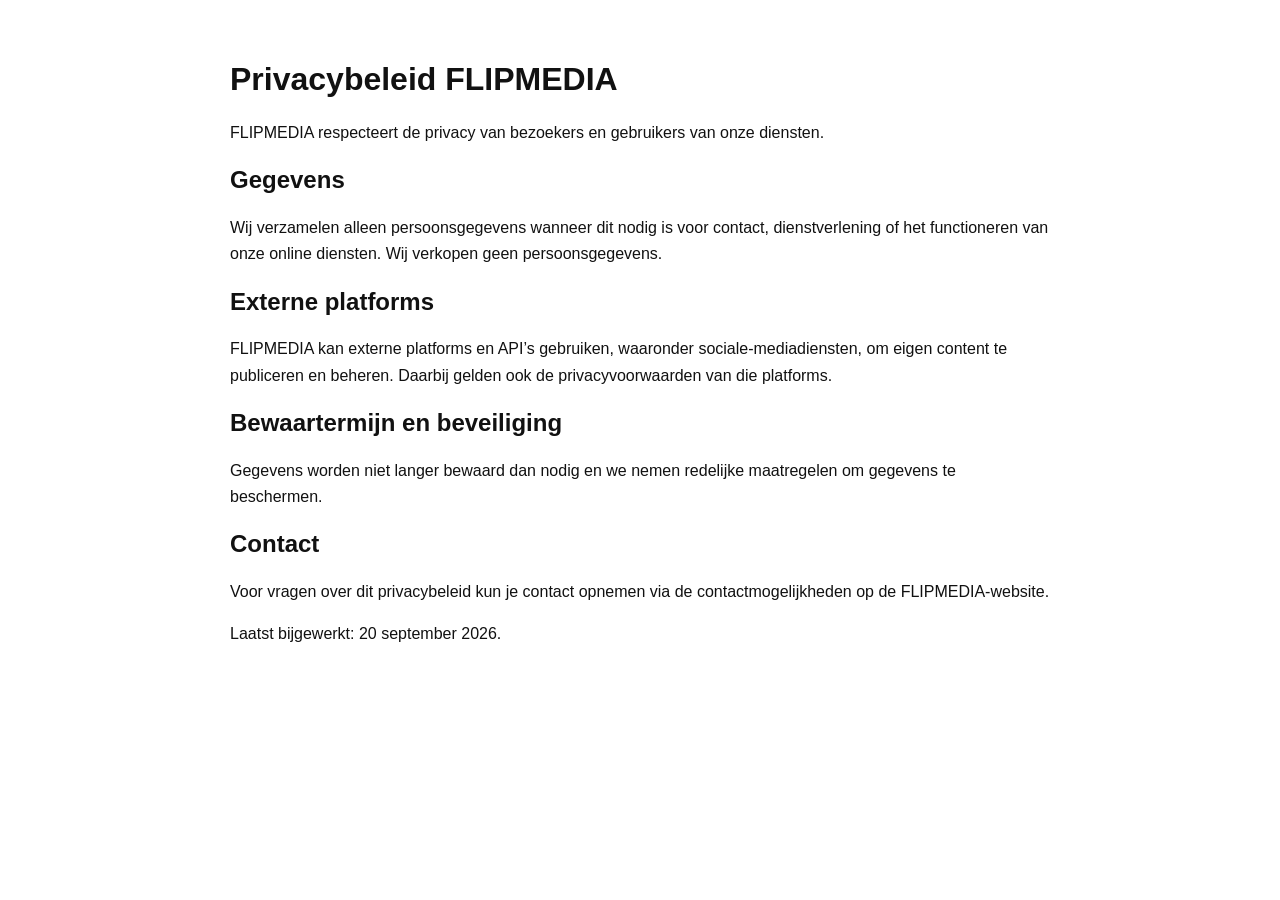
<file: privacy.html>
<!doctype html><html lang="nl"><head><meta charset="utf-8"><meta name="viewport" content="width=device-width,initial-scale=1"><title>Privacybeleid | FLIPMEDIA</title><style>body{font-family:Arial,sans-serif;max-width:820px;margin:60px auto;padding:0 24px;line-height:1.65;color:#111}h1,h2{line-height:1.2}</style></head><body><h1>Privacybeleid FLIPMEDIA</h1><p>FLIPMEDIA respecteert de privacy van bezoekers en gebruikers van onze diensten.</p><h2>Gegevens</h2><p>Wij verzamelen alleen persoonsgegevens wanneer dit nodig is voor contact, dienstverlening of het functioneren van onze online diensten. Wij verkopen geen persoonsgegevens.</p><h2>Externe platforms</h2><p>FLIPMEDIA kan externe platforms en API’s gebruiken, waaronder sociale-mediadiensten, om eigen content te publiceren en beheren. Daarbij gelden ook de privacyvoorwaarden van die platforms.</p><h2>Bewaartermijn en beveiliging</h2><p>Gegevens worden niet langer bewaard dan nodig en we nemen redelijke maatregelen om gegevens te beschermen.</p><h2>Contact</h2><p>Voor vragen over dit privacybeleid kun je contact opnemen via de contactmogelijkheden op de FLIPMEDIA-website.</p><p>Laatst bijgewerkt: 20 september 2026.</p></body></html>
</file>
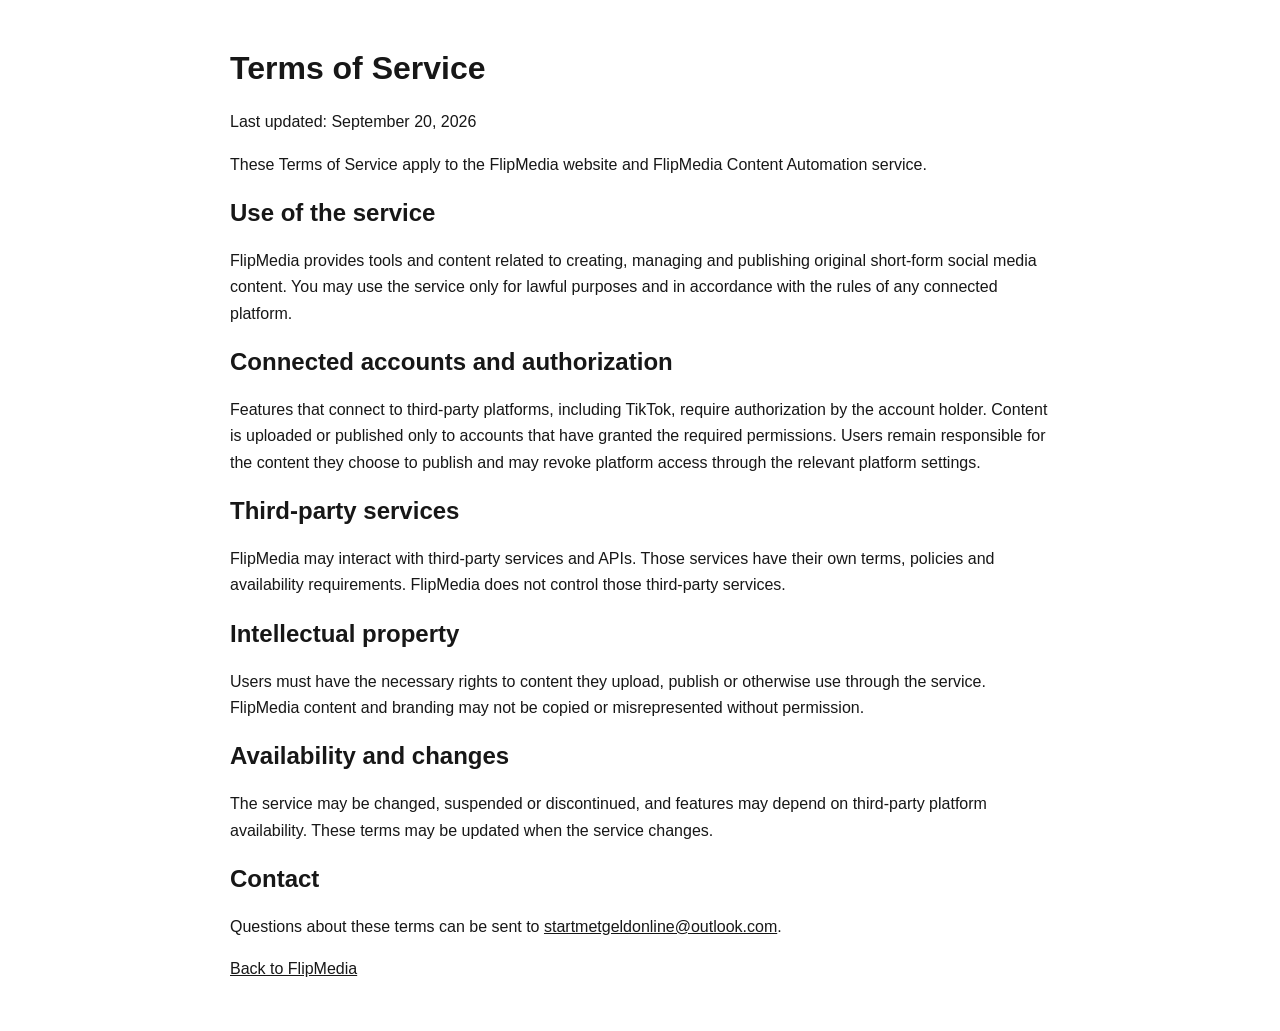
<file: terms.html>
<!doctype html>
<html lang="en">
<head>
<meta charset="utf-8">
<meta name="viewport" content="width=device-width,initial-scale=1">
<title>Terms of Service | FlipMedia</title>
<style>
body{font-family:Arial,sans-serif;max-width:820px;margin:48px auto;padding:0 20px;line-height:1.65;color:#171717}h1,h2{line-height:1.25}a{color:inherit}
</style>
</head>
<body>
<h1>Terms of Service</h1>
<p>Last updated: September 20, 2026</p>
<p>These Terms of Service apply to the FlipMedia website and FlipMedia Content Automation service.</p>
<h2>Use of the service</h2>
<p>FlipMedia provides tools and content related to creating, managing and publishing original short-form social media content. You may use the service only for lawful purposes and in accordance with the rules of any connected platform.</p>
<h2>Connected accounts and authorization</h2>
<p>Features that connect to third-party platforms, including TikTok, require authorization by the account holder. Content is uploaded or published only to accounts that have granted the required permissions. Users remain responsible for the content they choose to publish and may revoke platform access through the relevant platform settings.</p>
<h2>Third-party services</h2>
<p>FlipMedia may interact with third-party services and APIs. Those services have their own terms, policies and availability requirements. FlipMedia does not control those third-party services.</p>
<h2>Intellectual property</h2>
<p>Users must have the necessary rights to content they upload, publish or otherwise use through the service. FlipMedia content and branding may not be copied or misrepresented without permission.</p>
<h2>Availability and changes</h2>
<p>The service may be changed, suspended or discontinued, and features may depend on third-party platform availability. These terms may be updated when the service changes.</p>
<h2>Contact</h2>
<p>Questions about these terms can be sent to <a href="mailto:startmetgeldonline@outlook.com">startmetgeldonline@outlook.com</a>.</p>
<p><a href="./">Back to FlipMedia</a></p>
</body>
</html>
</file>
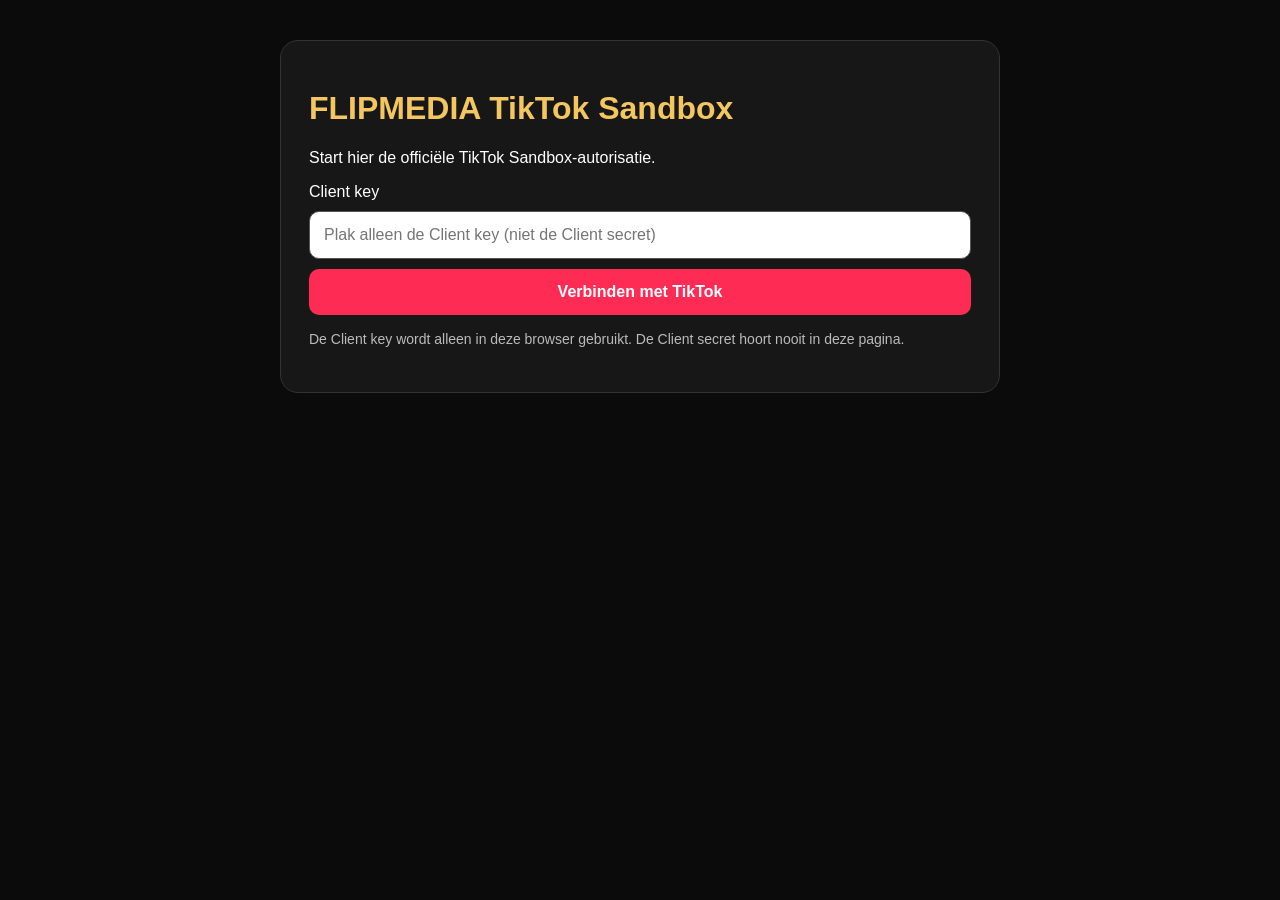
<file: tiktok-callback.html>
<!doctype html>
<html lang="nl">
<head><meta charset="utf-8"><meta name="viewport" content="width=device-width,initial-scale=1">
<title>FLIPMEDIA TikTok Sandbox</title>
<style>body{font-family:Arial,sans-serif;background:#0b0b0b;color:#fff;max-width:720px;margin:0 auto;padding:40px 20px}main{background:#171717;border:1px solid #333;border-radius:18px;padding:28px}h1{color:#f3c65f}input,button{box-sizing:border-box;width:100%;padding:14px;margin-top:10px;border-radius:10px;border:1px solid #555;font-size:16px}button{background:#fe2c55;color:#fff;border:0;font-weight:700;cursor:pointer}.ok{color:#65d98a}.muted{color:#bbb;font-size:14px;line-height:1.5}code{word-break:break-all}</style></head>
<body><main>
<h1>FLIPMEDIA TikTok Sandbox</h1>
<div id="callback"></div>
<div id="login">
<p>Start hier de officiële TikTok Sandbox-autorisatie.</p>
<label>Client key <input id="key" autocomplete="off" placeholder="Plak alleen de Client key (niet de Client secret)"></label>
<button id="go">Verbinden met TikTok</button>
<p class="muted">De Client key wordt alleen in deze browser gebruikt. De Client secret hoort nooit in deze pagina.</p>
</div>
</main>
<script>
const REDIRECT='https://flipmedianl.github.io/mijn-web/tiktok-callback.html';
const q=new URLSearchParams(location.search);
const cb=document.getElementById('callback');
if(q.get('error')){
 cb.innerHTML='<h2>Niet gelukt</h2><p>'+String(q.get('error_description')||q.get('error')).replace(/[<>]/g,'')+'</p>';
}
if(q.get('code')){
 document.getElementById('login').style.display='none';
 const sent=sessionStorage.getItem('tt_state');
 const returned=q.get('state');
 if(!sent || sent!==returned){cb.innerHTML='<h2>Controle mislukt</h2><p>De beveiligingscode kwam niet overeen. Start de test opnieuw.</p>';}
 else {cb.innerHTML='<h2 class="ok">TikTok toestemming gelukt ✓</h2><p>De Sandbox heeft een geldige autorisatiecode teruggestuurd. Laat dit scherm open voor de volgende stap.</p><p class="muted">Scopes: <code>'+String(q.get('scopes')||'').replace(/[<>]/g,'')+'</code></p>';}
}
document.getElementById('go').onclick=()=>{
 const key=document.getElementById('key').value.trim();
 if(!key){alert('Vul eerst de Client key in.');return;}
 const a=new Uint8Array(24);crypto.getRandomValues(a);
 const state=Array.from(a,b=>b.toString(16).padStart(2,'0')).join('');
 sessionStorage.setItem('tt_state',state);
 const p=new URLSearchParams({client_key:key,response_type:'code',scope:'user.info.basic,video.publish,video.upload',redirect_uri:REDIRECT,state});
 location.href='https://www.tiktok.com/v2/auth/authorize/?'+p.toString();
};
</script></body></html>
</file>
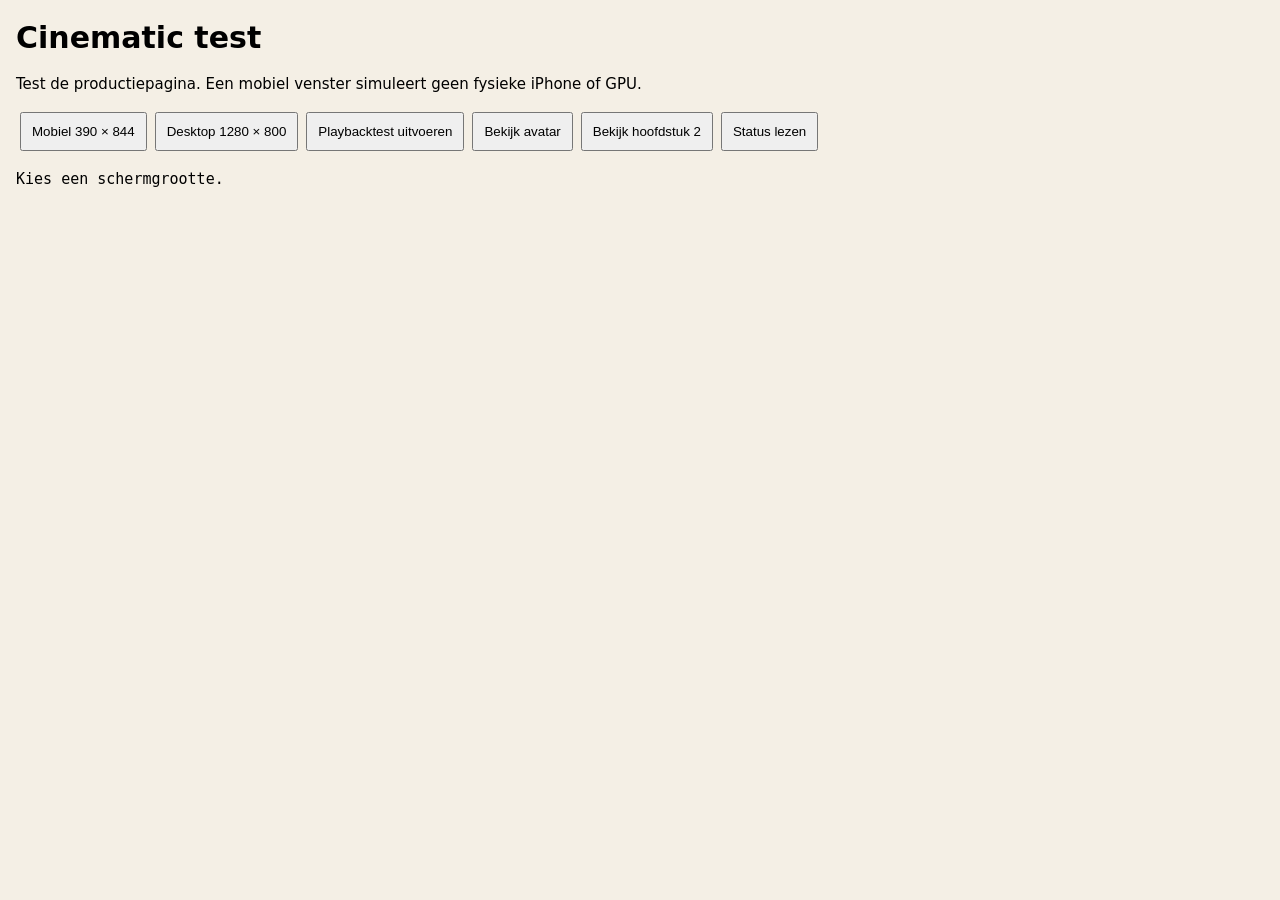
<file: tests/performance.html>
<!doctype html><html lang="nl"><meta charset="utf-8"><meta name="robots" content="noindex"><meta name="viewport" content="width=device-width,initial-scale=1"><title>FLIPMEDIA cinematic test</title>
<style>body{font:15px system-ui;margin:16px;background:#f4efe5}button{padding:10px;margin:4px}iframe{border:1px solid #ccc;background:#fff;display:block}pre{white-space:pre-wrap;max-height:220px;overflow:auto}#stage{overflow:auto;max-width:100%}</style>
<h1>Cinematic test</h1><p>Test de productiepagina. Een mobiel venster simuleert geen fysieke iPhone of GPU.</p>
<button id="mobile">Mobiel 390 × 844</button><button id="desktop">Desktop 1280 × 800</button><button id="run">Playbacktest uitvoeren</button><button id="avatar">Bekijk avatar</button><button id="chapter2">Bekijk hoofdstuk 2</button><button id="read">Status lezen</button>
<pre id="report" role="status">Kies een schermgrootte.</pre><div id="stage"></div><script type="module" src="performance.js?v=11"></script></html>
</file>
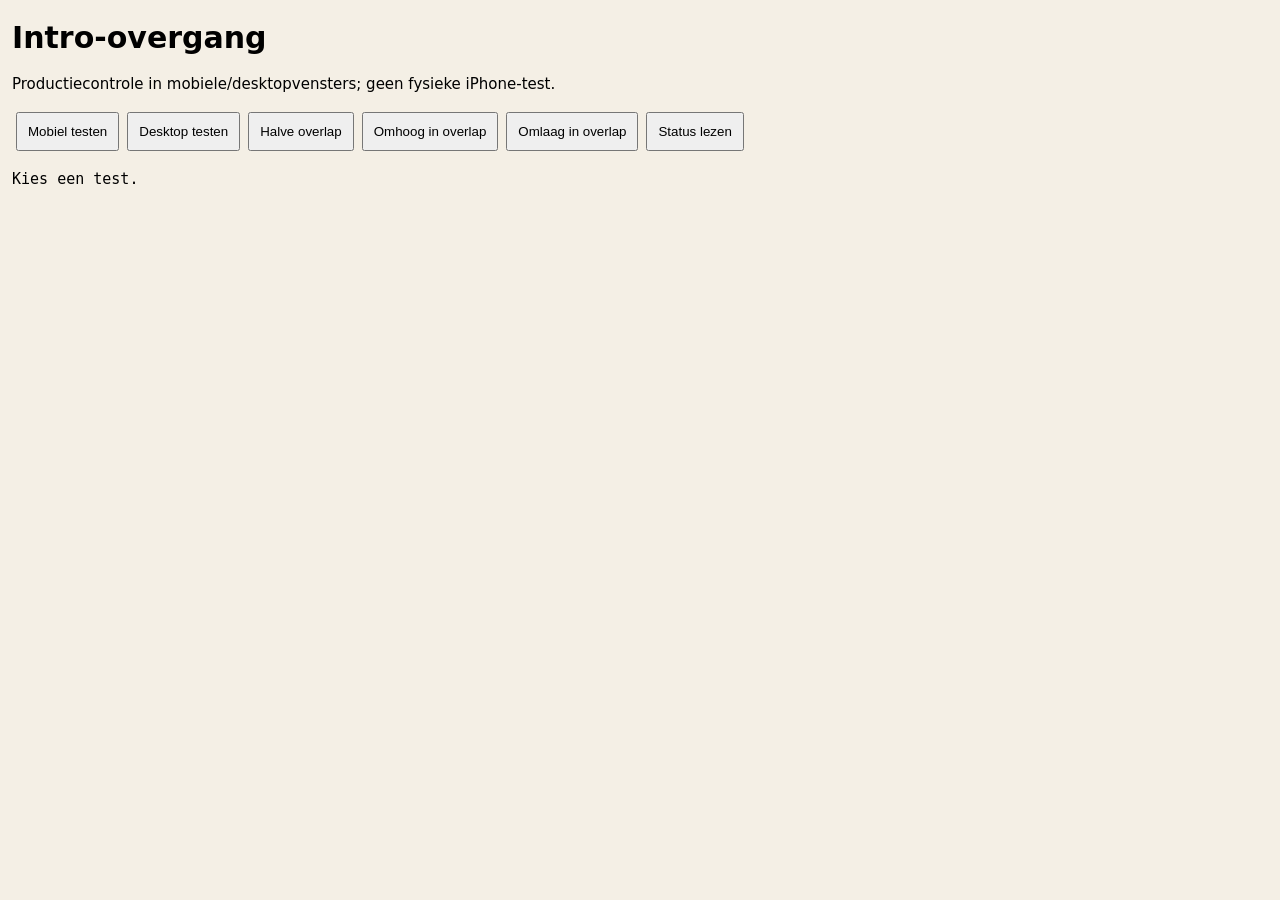
<file: tests/transition.html>
<!doctype html><html lang="nl"><meta charset="utf-8"><meta name="robots" content="noindex"><meta name="viewport" content="width=device-width,initial-scale=1"><title>FLIPMEDIA overgangstest</title>
<style>body{font:15px system-ui;margin:12px;background:#f4efe5}button{padding:10px;margin:4px}iframe{display:block;border:1px solid #aaa}pre{max-height:160px;overflow:auto;white-space:pre-wrap}#stage{overflow:auto}</style>
<h1>Intro-overgang</h1><p>Productiecontrole in mobiele/desktopvensters; geen fysieke iPhone-test.</p>
<button id="mobile">Mobiel testen</button><button id="desktop">Desktop testen</button><button id="half">Halve overlap</button><button id="up">Omhoog in overlap</button><button id="down">Omlaag in overlap</button><button id="read">Status lezen</button>
<pre id="report" role="status">Kies een test.</pre><div id="stage"></div><script type="module" src="transition.js?v=2"></script></html>
</file>
